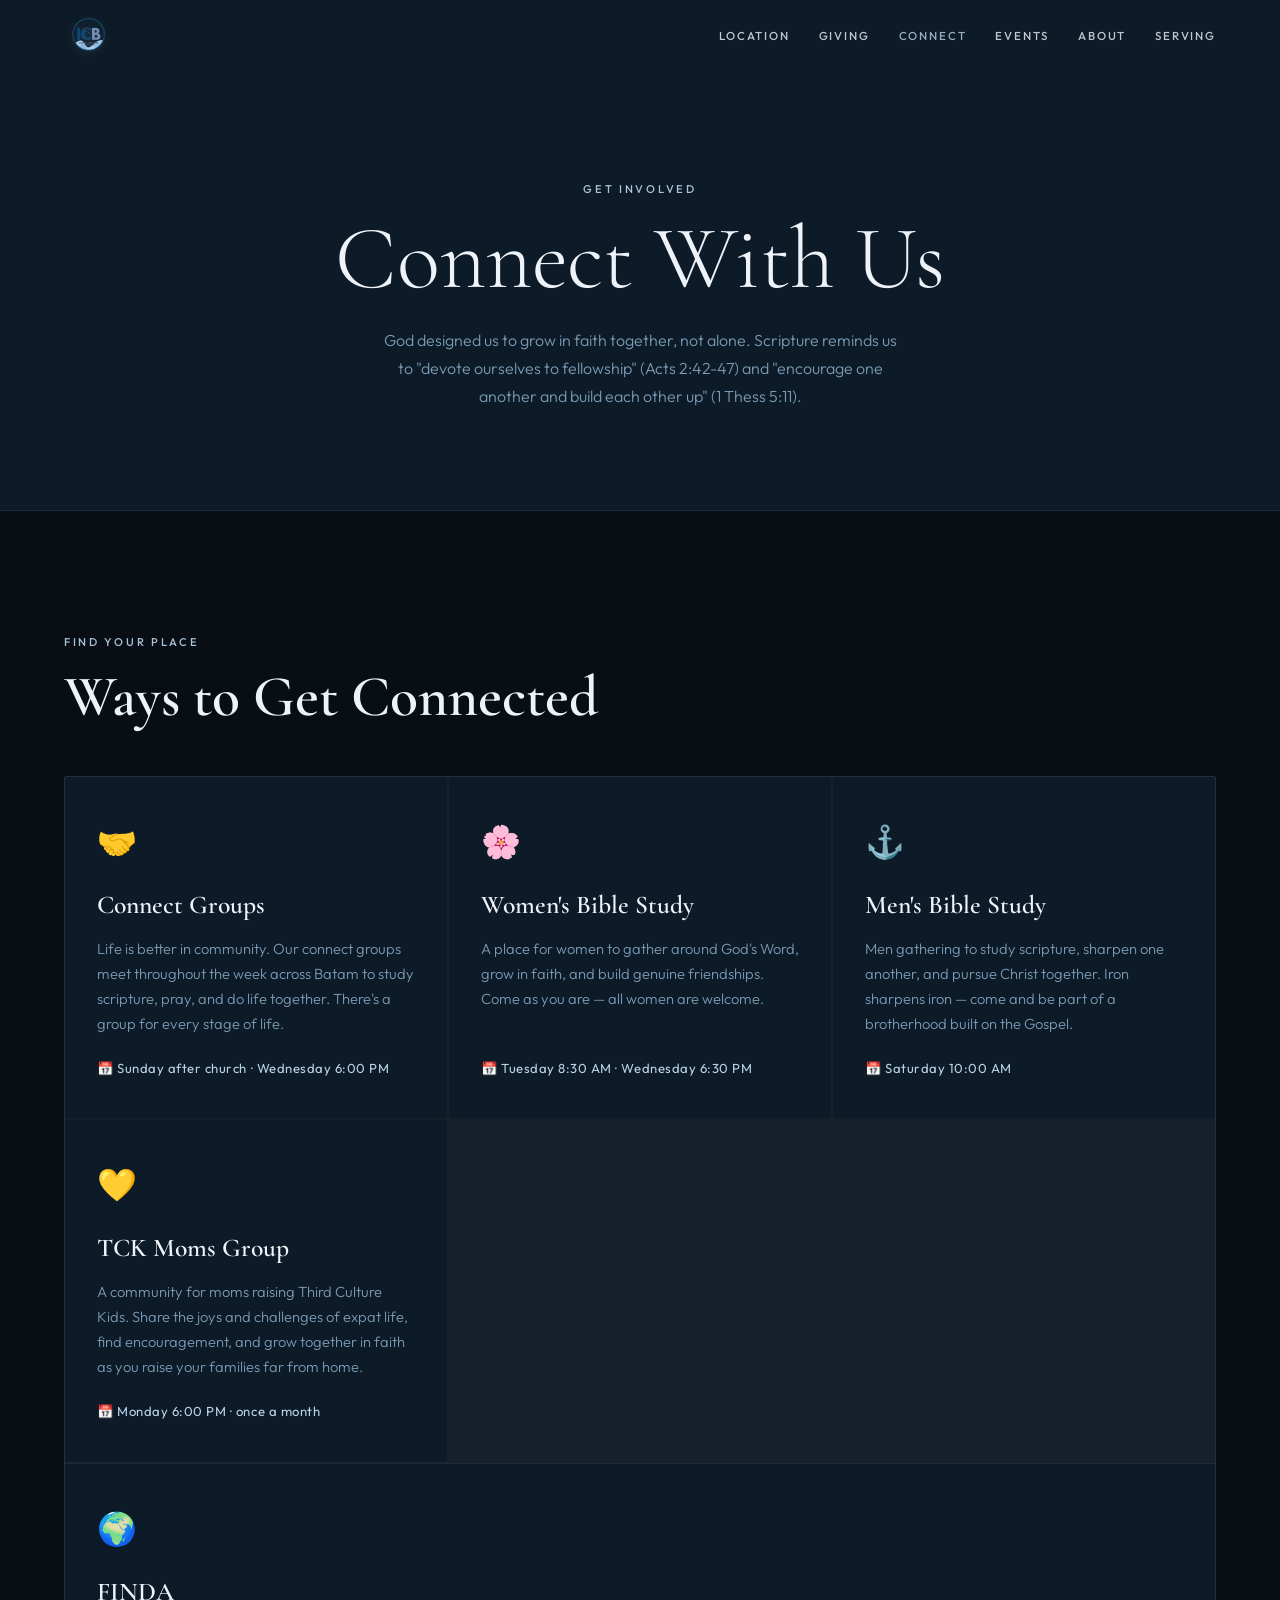
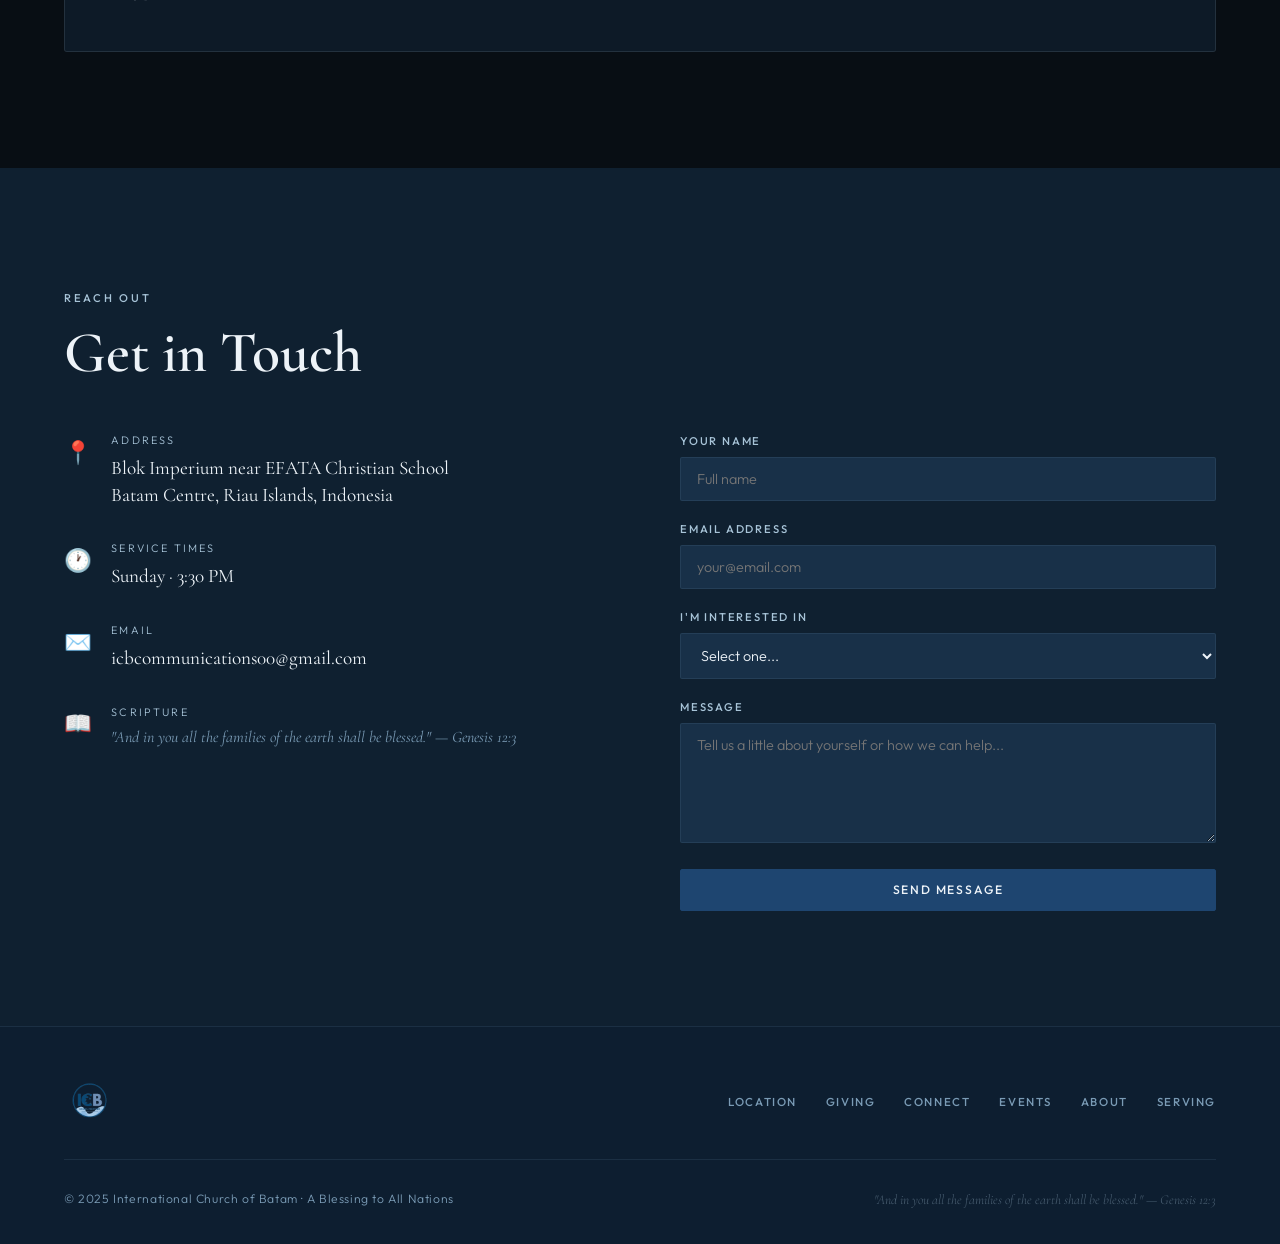
<file: connect.html>
<!DOCTYPE html>
<html lang="en">
<head>
<meta charset="UTF-8"/>
<meta name="viewport" content="width=device-width, initial-scale=1.0"/>
<title>Connect — ICB Batam</title>
<link rel="preconnect" href="https://fonts.googleapis.com"/>
<link rel="preconnect" href="https://fonts.gstatic.com" crossorigin/>
<link href="https://fonts.googleapis.com/css2?family=Cormorant+Garamond:ital,wght@0,300;0,400;0,600;0,700;1,300;1,400&family=Outfit:wght@300;400;500;600&display=swap" rel="stylesheet"/>
<link rel="stylesheet" href="style.css"/>
<style>
  /* ── Connect page specific styles ── */
  .connect-hero {
    padding: clamp(120px, 16vw, 180px) 0 clamp(60px, 8vw, 100px);
    background: var(--dark);
    text-align: center;
    border-bottom: 1px solid var(--border);
  }
  .connect-hero .section-label { display: block; margin-bottom: 1rem; }
  .connect-hero h1 {
    font-family: var(--font-d);
    font-size: clamp(3rem, 7vw, 6rem);
    font-weight: 300;
    color: var(--text);
    line-height: 1.0;
    margin-bottom: 1.4rem;
  }
  .connect-hero p {
    color: var(--muted);
    font-size: 1rem;
    max-width: 520px;
    margin: 0 auto;
    line-height: 1.75;
  }

  /* ── Connect cards ── */
  .connect-section {
    background: var(--black);
    padding: clamp(70px, 9vw, 120px) 0;
  }
  .connect-grid {
    display: grid;
    grid-template-columns: repeat(3, 1fr);
    gap: 1.5px;
    background: var(--border);
    border: 1px solid var(--border);
    border-radius: 3px;
    overflow: hidden;
    margin-top: 3rem;
  }
  /* 5th card spans full width on its own row */
  .connect-card:last-child {
    grid-column: 1 / -1;
    border-top: 1.5px solid var(--border);
  }
  .connect-card {
    background: var(--dark);
    padding: 2.4rem 2rem;
    display: flex;
    flex-direction: column;
    gap: 0.6rem;
    transition: background 0.3s;
  }
  .connect-card:hover { background: var(--mid); }
  .connect-card-icon {
    font-size: 2rem;
    margin-bottom: 0.4rem;
  }
  .connect-card-title {
    font-family: var(--font-d);
    font-size: 1.6rem;
    font-weight: 600;
    color: var(--text);
  }
  .connect-card-desc {
    color: var(--muted);
    font-size: 0.92rem;
    line-height: 1.7;
    flex: 1;
  }
  .connect-card-link {
    display: inline-block;
    margin-top: 1rem;
    font-size: 0.72rem;
    letter-spacing: 0.14em;
    text-transform: uppercase;
    color: var(--wave);
    font-weight: 500;
    text-decoration: none;
    transition: letter-spacing 0.2s;
  }
  .connect-card-link:hover { letter-spacing: 0.22em; }
  .connect-card-time {
    margin-top: 0.8rem;
    font-size: 0.82rem;
    color: var(--wave);
    letter-spacing: 0.04em;
    font-weight: 400;
  }

  /* ── Contact / Get in touch section ── */
  .contact-section {
    background: var(--dark2);
    padding: clamp(70px, 9vw, 120px) 0;
  }
  .contact-grid {
    display: grid;
    grid-template-columns: 1fr 1fr;
    gap: 5rem;
    align-items: start;
    margin-top: 3rem;
  }
  .contact-info-block {
    display: flex;
    flex-direction: column;
    gap: 2rem;
  }
  .contact-item {
    display: flex;
    gap: 1.2rem;
    align-items: flex-start;
  }
  .contact-item-icon {
    font-size: 1.4rem;
    margin-top: 0.1rem;
    flex-shrink: 0;
  }
  .contact-item-label {
    font-size: 0.68rem;
    letter-spacing: 0.2em;
    text-transform: uppercase;
    color: var(--steel-light);
    margin-bottom: 0.3rem;
  }
  .contact-item-value {
    font-family: var(--font-d);
    font-size: 1.2rem;
    font-weight: 400;
    color: var(--text);
    line-height: 1.4;
  }

  /* ── Simple contact form ── */
  .contact-form {
    display: flex;
    flex-direction: column;
    gap: 1.2rem;
  }
  .form-group {
    display: flex;
    flex-direction: column;
    gap: 0.4rem;
  }
  .form-group label {
    font-size: 0.7rem;
    letter-spacing: 0.16em;
    text-transform: uppercase;
    color: var(--steel-light);
    font-weight: 500;
  }
  .form-group input,
  .form-group textarea,
  .form-group select {
    background: var(--mid);
    border: 1px solid var(--border);
    border-radius: 2px;
    padding: 0.75rem 1rem;
    color: var(--text);
    font-family: var(--font-b);
    font-size: 0.9rem;
    font-weight: 300;
    outline: none;
    transition: border-color 0.2s;
    width: 100%;
  }
  .form-group input:focus,
  .form-group textarea:focus,
  .form-group select:focus {
    border-color: var(--steel);
  }
  .form-group select option { background: var(--mid); }
  .form-group textarea { resize: vertical; min-height: 120px; }
  .form-submit { margin-top: 0.4rem; }

  @media (max-width: 960px) {
    .connect-grid { grid-template-columns: 1fr; background: none; border: 1px solid var(--border); }
    .connect-card + .connect-card { border-top: 1px solid var(--border); }
    .contact-grid { grid-template-columns: 1fr; gap: 3rem; }
  }
</style>
</head>
<body>

<!-- NAV -->
<nav id="navbar" class="scrolled">
  <a href="index.html" class="nav-logo"><img src="icb-logo.png" alt="ICB"/></a>
  <ul class="nav-links">
    <li><a href="index.html#location">Location</a></li>
    <li><a href="index.html#give">Giving</a></li>
    <li><a href="connect.html" style="color:var(--wave)">Connect</a></li>
    <li><a href="index.html#events">Events</a></li>
    <li><a href="index.html#about">About</a></li>
    <li><a href="index.html#connect">Serving</a></li>
  </ul>
  <button class="hamburger" id="hamburger" aria-label="Menu">
    <span></span><span></span><span></span>
  </button>
</nav>
<div class="mobile-menu" id="mobileMenu">
  <a href="index.html#location" class="ml">Location</a>
  <a href="index.html#give" class="ml">Giving</a>
  <a href="connect.html" class="ml">Connect</a>
  <a href="index.html#events" class="ml">Events</a>
  <a href="index.html#about" class="ml">About</a>
  <a href="index.html#connect" class="ml">Serving</a>
</div>

<!-- PAGE HERO -->
<div class="connect-hero reveal">
  <div class="container">
    <span class="section-label">Get Involved</span>
    <h1>Connect With Us</h1>
    <p>God designed us to grow in faith together, not alone. Scripture reminds us to "devote ourselves to fellowship" (Acts 2:42-47) and "encourage one another and build each other up" (1 Thess 5:11).</p>
  </div>
</div>

<!-- WAYS TO CONNECT -->
<section class="connect-section">
  <div class="container">
    <p class="section-label">Find Your Place</p>
    <h2 class="section-title">Ways to Get Connected</h2>
    <div class="connect-grid">

      <div class="connect-card reveal-card">
        <div class="connect-card-icon">🤝</div>
        <h3 class="connect-card-title">Connect Groups</h3>
        <p class="connect-card-desc">Life is better in community. Our connect groups meet throughout the week across Batam to study scripture, pray, and do life together. There's a group for every stage of life.</p>
        <p class="connect-card-time">📅 Sunday after church · Wednesday 6:00 PM</p>
      </div>

      <div class="connect-card reveal-card">
        <div class="connect-card-icon">🌸</div>
        <h3 class="connect-card-title">Women's Bible Study</h3>
        <p class="connect-card-desc">A place for women to gather around God's Word, grow in faith, and build genuine friendships. Come as you are — all women are welcome.</p>
        <p class="connect-card-time">📅 Tuesday 8:30 AM · Wednesday 6:30 PM</p>
      </div>

      <div class="connect-card reveal-card">
        <div class="connect-card-icon">⚓</div>
        <h3 class="connect-card-title">Men's Bible Study</h3>
        <p class="connect-card-desc">Men gathering to study scripture, sharpen one another, and pursue Christ together. Iron sharpens iron — come and be part of a brotherhood built on the Gospel.</p>
        <p class="connect-card-time">📅 Saturday 10:00 AM</p>
      </div>

      <div class="connect-card reveal-card">
        <div class="connect-card-icon">💛</div>
        <h3 class="connect-card-title">TCK Moms Group</h3>
        <p class="connect-card-desc">A community for moms raising Third Culture Kids. Share the joys and challenges of expat life, find encouragement, and grow together in faith as you raise your families far from home.</p>
        <p class="connect-card-time">📅 Monday 6:00 PM · once a month</p>
      </div>

      <div class="connect-card reveal-card">
        <div class="connect-card-icon">🌍</div>
        <h3 class="connect-card-title">FINDA</h3>
      </div>

    </div>
  </div>
</section>

<!-- CONTACT SECTION -->
<section class="contact-section" id="contact-form">
  <div class="container">
    <p class="section-label">Reach Out</p>
    <h2 class="section-title">Get in Touch</h2>
    <div class="contact-grid">

      <!-- Info -->
      <div class="contact-info-block reveal-card">
        <div class="contact-item">
          <span class="contact-item-icon">📍</span>
          <div>
            <p class="contact-item-label">Address</p>
            <p class="contact-item-value">Blok Imperium near EFATA Christian School<br/>Batam Centre, Riau Islands, Indonesia</p>
          </div>
        </div>
        <div class="contact-item">
          <span class="contact-item-icon">🕐</span>
          <div>
            <p class="contact-item-label">Service Times</p>
            <p class="contact-item-value">Sunday · 3:30 PM</p>
          </div>
        </div>
        <div class="contact-item">
          <span class="contact-item-icon">✉️</span>
          <div>
            <p class="contact-item-label">Email</p>
            <p class="contact-item-value">icbcommunications00@gmail.com</p>
          </div>
        </div>
        <div class="contact-item">
          <span class="contact-item-icon">📖</span>
          <div>
            <p class="contact-item-label">Scripture</p>
            <p class="contact-item-value" style="font-style:italic;font-size:1rem;color:var(--muted)">"And in you all the families of the earth shall be blessed." — Genesis 12:3</p>
          </div>
        </div>
      </div>

      <!-- Form -->
      <div class="reveal-card">
        <form class="contact-form" onsubmit="handleSubmit(event)">
          <div class="form-group">
            <label for="name">Your Name</label>
            <input type="text" id="name" placeholder="Full name" required/>
          </div>
          <div class="form-group">
            <label for="email">Email Address</label>
            <input type="email" id="email" placeholder="your@email.com" required/>
          </div>
          <div class="form-group">
            <label for="interest">I'm interested in</label>
            <select id="interest">
              <option value="">Select one...</option>
              <option>Connect Groups</option>
              <option>Women's Bible Study</option>
              <option>Men's Bible Study</option>
              <option>TCK Moms Group</option>
              <option>FINDA</option>
              <option>Something else</option>
            </select>
          </div>
          <div class="form-group">
            <label for="message">Message</label>
            <textarea id="message" placeholder="Tell us a little about yourself or how we can help..."></textarea>
          </div>
          <div class="form-submit">
            <button type="submit" class="btn btn-primary" style="width:100%;text-align:center;">Send Message</button>
          </div>
          <p id="form-confirm" style="display:none;color:var(--wave);font-size:.9rem;margin-top:.5rem;text-align:center;">
            Thanks! We'll be in touch soon. 🙏
          </p>
        </form>
      </div>

    </div>
  </div>
</section>

<!-- FOOTER -->
<footer>
  <div class="container">
    <div class="footer-top">
      <a href="index.html" class="footer-logo"><img src="icb-logo.png" alt="ICB"/></a>
      <nav class="footer-nav">
        <a href="index.html#location">Location</a>
        <a href="index.html#give">Giving</a>
        <a href="connect.html">Connect</a>
        <a href="index.html#events">Events</a>
        <a href="index.html#about">About</a>
        <a href="index.html#connect">Serving</a>
      </nav>
    </div>
    <div class="footer-bottom">
      <p class="footer-copy">© 2025 International Church of Batam · A Blessing to All Nations</p>
      <p class="footer-verse">"And in you all the families of the earth shall be blessed." — Genesis 12:3</p>
    </div>
  </div>
</footer>

<script>
// Nav scroll
const navbar = document.getElementById('navbar');
window.addEventListener('scroll', () => {
  navbar.classList.toggle('scrolled', window.scrollY > 20);
}, { passive: true });
navbar.classList.add('scrolled');

// Hamburger
const hb = document.getElementById('hamburger');
const mm = document.getElementById('mobileMenu');
hb.addEventListener('click', () => {
  hb.classList.toggle('open');
  mm.classList.toggle('open');
  document.body.style.overflow = mm.classList.contains('open') ? 'hidden' : '';
});
document.querySelectorAll('.ml').forEach(l => l.addEventListener('click', () => {
  hb.classList.remove('open'); mm.classList.remove('open');
  document.body.style.overflow = '';
}));

// Scroll reveal
const obs = new IntersectionObserver(entries => {
  entries.forEach(e => {
    if (e.isIntersecting) { e.target.classList.add('visible'); obs.unobserve(e.target); }
  });
}, { threshold: 0.08, rootMargin: '0px 0px -30px 0px' });
document.querySelectorAll('.reveal, .reveal-card').forEach(el => obs.observe(el));

// Smooth scroll for anchor links on this page
document.querySelectorAll('a[href^="#"]').forEach(a => {
  a.addEventListener('click', e => {
    const t = document.querySelector(a.getAttribute('href'));
    if (t) { e.preventDefault(); window.scrollTo({ top: t.getBoundingClientRect().top + window.scrollY - 70, behavior: 'smooth' }); }
  });
});

// Form submit
function handleSubmit(e) {
  e.preventDefault();
  document.getElementById('form-confirm').style.display = 'block';
  e.target.reset();
}
</script>
</body>
</html>
</file>
<file: style.css>
/* ================================================================
   ICB — International Church of Batam
   style.css
================================================================ */

*, *::before, *::after { box-sizing: border-box; margin: 0; padding: 0; }

:root {
  --navy:        #1a3a5c;
  --navy-dark:   #0d1e30;
  --navy-mid:    #1e4570;
  --steel:       #6b8fae;
  --steel-light: #a8c4d8;
  --wave:        #b8d4e8;
  --black:       #080e14;
  --dark:        #0d1a27;
  --dark2:       #0f2030;
  --mid:         #183048;
  --border:      rgba(107,143,174,0.15);
  --text:        #EDF3F8;
  --muted:       #7a9bb5;
  --font-d: 'Cormorant Garamond', serif;
  --font-b: 'Outfit', sans-serif;
}

html { scroll-behavior: smooth; }
body {
  background: var(--black);
  color: var(--text);
  font-family: var(--font-b);
  font-weight: 300;
  line-height: 1.65;
  overflow-x: hidden;
}
img { display: block; max-width: 100%; }
a   { text-decoration: none; }

.container   { width: 90%; max-width: 1160px; margin: 0 auto; }
.text-center { text-align: center; }
.section     { padding: clamp(70px, 9vw, 130px) 0; }
.section-dark { background: var(--dark2); }

/* ── Labels & headings ── */
.section-label {
  display: inline-block;
  font-size: 0.7rem; font-weight: 500;
  letter-spacing: 0.24em; text-transform: uppercase;
  color: var(--steel-light); margin-bottom: 0.9rem;
}
.section-title {
  font-family: var(--font-d);
  font-size: clamp(2rem, 4.5vw, 3.8rem);
  font-weight: 600; line-height: 1.08;
  color: var(--text); margin-bottom: 2.2rem;
}

/* ── Buttons ── */
.btn {
  display: inline-block;
  padding: .8rem 2rem;
  font-family: var(--font-b); font-size: .76rem;
  font-weight: 500; letter-spacing: .15em; text-transform: uppercase;
  border-radius: 2px; cursor: pointer;
  transition: all .25s ease; border: 1px solid transparent;
}
.btn-primary  { background: var(--navy-mid); color: var(--text); border-color: var(--navy-mid); }
.btn-primary:hover  { background: var(--steel); border-color: var(--steel); transform: translateY(-2px); }
.btn-ghost    { background: transparent; color: var(--text); border-color: rgba(237,243,248,.35); }
.btn-ghost:hover    { border-color: var(--wave); color: var(--wave); transform: translateY(-2px); }
.btn-outline  { background: transparent; color: var(--steel-light); border-color: var(--steel-light); margin-top: 1.4rem; }
.btn-outline:hover  { background: var(--navy-mid); border-color: var(--navy-mid); color: var(--text); transform: translateY(-2px); }
.btn-navy     { background: transparent; color: var(--steel-light); border: 1px solid var(--steel-light); padding: 1rem 3rem; font-size: .82rem; letter-spacing: .18em; }
.btn-navy:hover     { background: var(--navy-mid); color: var(--text); transform: translateY(-2px); }

/* ══════════════════════════════════════════════════
   NAVIGATION
══════════════════════════════════════════════════ */
#navbar {
  position: fixed; top: 0; left: 0; right: 0; z-index: 200;
  padding: 0 5vw; height: 70px;
  display: flex; align-items: center; justify-content: space-between;
  transition: background .45s, border-color .45s;
  border-bottom: 1px solid transparent;
}
#navbar.scrolled {
  background: rgba(13,30,48,0.96);
  backdrop-filter: blur(18px); -webkit-backdrop-filter: blur(18px);
  border-bottom-color: rgba(107,143,174,0.2);
}
.nav-logo { display: flex; align-items: center; height: 50px; }
.nav-logo img { height: 50px; width: auto; object-fit: contain; filter: drop-shadow(0 0 6px rgba(168,196,216,0.15)); }
.nav-links { display: flex; gap: 1.8rem; list-style: none; }
.nav-links a { color: var(--text); font-size: .72rem; letter-spacing: .16em; text-transform: uppercase; font-weight: 500; opacity: .8; transition: opacity .2s, color .2s; }
.nav-links a:hover { opacity: 1; color: var(--wave); }

.hamburger { display: none; flex-direction: column; gap: 5px; cursor: pointer; background: none; border: none; padding: 4px; }
.hamburger span { display: block; width: 24px; height: 1.5px; background: var(--text); transition: all .3s; }
.hamburger.open span:nth-child(1) { transform: translateY(6.5px) rotate(45deg); }
.hamburger.open span:nth-child(2) { opacity: 0; width: 0; }
.hamburger.open span:nth-child(3) { transform: translateY(-6.5px) rotate(-45deg); }

.mobile-menu {
  display: none; position: fixed; top: 70px; left: 0; right: 0;
  background: rgba(10,22,36,0.98); backdrop-filter: blur(20px);
  padding: 1.5rem 5vw 2.5rem; z-index: 199;
  border-bottom: 1px solid var(--border);
}
.mobile-menu.open { display: block; }
.mobile-menu a {
  display: block; color: var(--text);
  font-size: .95rem; letter-spacing: .12em; text-transform: uppercase;
  padding: .9rem 0; border-bottom: 1px solid var(--border); transition: color .2s;
}
.mobile-menu a:hover { color: var(--wave); }

/* ══════════════════════════════════════════════════
   HERO
══════════════════════════════════════════════════ */
#hero {
  position: relative; height: 100vh; min-height: 580px;
  display: flex; align-items: center; justify-content: center;
  overflow: hidden; text-align: center;
}
.hero-video-wrap { position: absolute; inset: 0; z-index: 0; }
.hero-video-wrap video { width: 100%; height: 100%; object-fit: cover; object-position: center; display: block; }
.hero-overlay {
  position: absolute; inset: 0; z-index: 1;
  background:
    radial-gradient(ellipse 80% 50% at 50% 60%, rgba(26,58,92,.12) 0%, transparent 65%),
    linear-gradient(to bottom, rgba(8,14,20,.25) 0%, rgba(8,14,20,.5) 55%, rgba(8,14,20,.82) 100%);
}
.hero-content {
  position: relative; z-index: 2; padding: 0 1.5rem;
  opacity: 0; transform: translateY(30px);
  animation: heroUp 1.2s ease 0.5s forwards;
}
@keyframes heroUp { to { opacity: 1; transform: translateY(0); } }
.hero-eyebrow { font-size: .72rem; font-weight: 500; letter-spacing: .3em; text-transform: uppercase; color: var(--wave); margin-bottom: 1.1rem; opacity: .9; }
.hero-title { font-family: var(--font-d); font-size: clamp(3rem, 8.5vw, 7.5rem); font-weight: 300; line-height: .98; color: var(--text); margin-bottom: 2.5rem; }
.hero-buttons { display: flex; gap: 1rem; justify-content: center; flex-wrap: wrap; }

.scroll-indicator { position: absolute; bottom: 2.2rem; left: 50%; transform: translateX(-50%); z-index: 2; opacity: 0; animation: fadeIn 1s ease 1.8s forwards; }
.scroll-line { width: 1px; height: 50px; background: linear-gradient(to bottom, var(--wave), transparent); margin: 0 auto; animation: sPulse 2.2s ease-in-out infinite 2.2s; }
@keyframes sPulse { 0%,100%{opacity:.3;transform:scaleY(1)}50%{opacity:1;transform:scaleY(1.1)} }
@keyframes fadeIn { to { opacity: 1; } }

/* ══════════════════════════════════════════════════
   ABOUT — WHO WE ARE
══════════════════════════════════════════════════ */
#about { background: var(--dark); }

.about-split {
  max-width: 680px;
}

.about-desc { color: var(--muted); font-size: .95rem; line-height: 1.8; margin-bottom: 1.1rem; }
.about-text .section-title { margin-bottom: 1.4rem; }

/* ══════════════════════════════════════════════════
   CONNECT CARDS
══════════════════════════════════════════════════ */
#connect { background: var(--dark2); }
.cards-grid {
  display: grid; grid-template-columns: repeat(3, 1fr);
  gap: 1.5px; background: var(--border);
  border: 1px solid var(--border); border-radius: 3px; overflow: hidden; margin-top: 2rem;
}
.card { background: var(--dark); overflow: hidden; cursor: pointer; transition: transform .3s; }
.card:hover { transform: translateY(-4px); }
.card-body { padding: 2rem 1.6rem; }
.card-title { font-family: var(--font-d); font-size: 1.4rem; font-weight: 600; margin-bottom: .5rem; color: var(--text); }
.card-desc { font-size: .85rem; color: var(--muted); line-height: 1.65; margin-bottom: 1rem; }
.card-link { font-size: .7rem; letter-spacing: .14em; text-transform: uppercase; color: var(--wave); font-weight: 500; transition: letter-spacing .2s; }
.card-link:hover { letter-spacing: .22em; }

/* ══════════════════════════════════════════════════
   LOCATION
══════════════════════════════════════════════════ */
#location { background: var(--dark); }
.location-grid { display: flex; justify-content: center; margin-top: 2.5rem; }
.location-info { background: var(--mid); border: 1px solid var(--border); border-radius: 3px; padding: 2.2rem; text-align: center; max-width: 420px; width: 100%; }
.location-icon { font-size: 1.8rem; margin-bottom: .9rem; }
.location-heading { font-family: var(--font-d); font-size: 1.7rem; font-weight: 600; margin-bottom: .35rem; }
.location-detail { color: var(--muted); font-size: .88rem; margin-bottom: 1.2rem; }
.divider { width: 36px; height: 1px; background: var(--steel); margin: 1.2rem auto; opacity: .4; }
.location-label-sm { font-size: .65rem; letter-spacing: .2em; text-transform: uppercase; color: var(--steel-light); margin-bottom: .4rem; }
.location-times { font-family: var(--font-d); font-size: 1.45rem; font-weight: 300; margin-bottom: .4rem; }

/* ══════════════════════════════════════════════════
   RESOURCES
══════════════════════════════════════════════════ */
#resources { background: var(--dark2); }
.resources-layout { max-width: 680px; }
.resources-left p { color: var(--muted); font-size: .97rem; line-height: 1.8; margin-bottom: 1.8rem; }
.resources-list { list-style: none; display: flex; flex-direction: column; gap: 0; }
.resources-list li { border-top: 1px solid var(--border); }
.resources-list li:last-child { border-bottom: 1px solid var(--border); }
.res-item { display: flex; align-items: center; justify-content: space-between; padding: 1.2rem 0; gap: 1rem; cursor: pointer; transition: color .2s; }
.res-item:hover .res-item-title { color: var(--wave); }
.res-item:hover .res-arrow { transform: translateX(4px); color: var(--wave); }
.res-item-left { display: flex; align-items: center; gap: 1rem; }
.res-item-icon { font-size: 1.2rem; width: 32px; text-align: center; flex-shrink: 0; }
.res-item-title { font-family: var(--font-d); font-size: 1.25rem; font-weight: 600; color: var(--text); transition: color .2s; }
.res-item-desc { font-size: .82rem; color: var(--muted); margin-top: .1rem; line-height: 1.5; }
.res-arrow { color: var(--muted); font-size: .9rem; transition: transform .2s, color .2s; flex-shrink: 0; }

/* ══════════════════════════════════════════════════
   GIVE
══════════════════════════════════════════════════ */
#give { position: relative; overflow: hidden; background: var(--navy-dark); }
.give-bg { position: absolute; inset: 0; background: radial-gradient(ellipse 70% 90% at 50% 50%, rgba(26,58,92,.5) 0%, transparent 70%); opacity: .6; }
#give .container { position: relative; z-index: 1; }
.give-desc { color: var(--muted); font-size: .97rem; max-width: 540px; margin: 0 auto 2.2rem; line-height: 1.75; }

/* ══════════════════════════════════════════════════
   FOOTER
══════════════════════════════════════════════════ */
footer { background: var(--navy-dark); border-top: 1px solid var(--border); padding: 3rem 0 2rem; }
.footer-top { display: flex; align-items: center; justify-content: space-between; flex-wrap: wrap; gap: 1.5rem; padding-bottom: 2rem; border-bottom: 1px solid var(--border); margin-bottom: 1.8rem; }
.footer-logo img { height: 52px; width: auto; object-fit: contain; }
.footer-nav { display: flex; gap: 1.8rem; flex-wrap: wrap; }
.footer-nav a { color: var(--muted); font-size: .72rem; letter-spacing: .14em; text-transform: uppercase; font-weight: 500; transition: color .2s; }
.footer-nav a:hover { color: var(--wave); }
.footer-bottom { display: flex; justify-content: space-between; flex-wrap: wrap; gap: .6rem; }
.footer-copy { color: var(--muted); font-size: .76rem; letter-spacing: .05em; }
.footer-verse { color: rgba(168,196,216,.4); font-family: var(--font-d); font-size: .85rem; font-style: italic; }

/* ══════════════════════════════════════════════════
   SCROLL REVEAL — blur + fade + slide up
   Elements start: invisible, shifted down, blurred.
   On enter: fade in, rise up, sharpen. Once only.
══════════════════════════════════════════════════ */

/* Base state — hidden */
.reveal,
.reveal-card {
  opacity: 0;
  transform: translateY(40px);
  filter: blur(6px);
  will-change: opacity, transform, filter;
}

/* Visible state — triggered by IntersectionObserver */
.reveal.visible,
.reveal-card.visible {
  opacity: 1;
  transform: translateY(0);
  filter: blur(0px);
}

/* Section-level reveals — slightly slower, more dramatic */
.reveal {
  transition:
    opacity 0.75s cubic-bezier(0.22, 1, 0.36, 1),
    transform 0.75s cubic-bezier(0.22, 1, 0.36, 1),
    filter 0.75s ease;
}

/* Card / child reveals — a touch quicker */
.reveal-card {
  transition:
    opacity 0.60s cubic-bezier(0.22, 1, 0.36, 1),
    transform 0.60s cubic-bezier(0.22, 1, 0.36, 1),
    filter 0.60s ease;
}

/* Stagger siblings so they cascade in */
.reveal-card:nth-child(1) { transition-delay: 0.00s; }
.reveal-card:nth-child(2) { transition-delay: 0.10s; }
.reveal-card:nth-child(3) { transition-delay: 0.20s; }
.reveal-card:nth-child(4) { transition-delay: 0.10s; }
.reveal-card:nth-child(5) { transition-delay: 0.20s; }
.reveal-card:nth-child(6) { transition-delay: 0.30s; }

/* Reduce motion for accessibility */
@media (prefers-reduced-motion: reduce) {
  .reveal, .reveal-card {
    transition: opacity 0.3s ease !important;
    transform: none !important;
    filter: none !important;
  }
}

/* ══════════════════════════════════════════════════
   RESPONSIVE
══════════════════════════════════════════════════ */
@media (max-width: 960px) {
  .nav-links { display: none; }
  .hamburger { display: flex; }
  .resources-layout { grid-template-columns: 1fr; gap: 2.5rem; }
  .cards-grid { grid-template-columns: 1fr; background: none; border: 1px solid var(--border); }
  .card + .card { border-top: 1px solid var(--border); }
  .location-grid { grid-template-columns: 1fr; }
  .footer-top { flex-direction: column; align-items: flex-start; }
  .footer-bottom { flex-direction: column; }
}

@media (max-width: 600px) {
  .hero-buttons { flex-direction: column; align-items: center; }
  .btn { width: 100%; max-width: 270px; text-align: center; }
}

/* ══════════════════════════════════════════════════
   3D BIBLE SCROLL SECTION
   bible-track is tall so the user scrolls through
   the animation. bible-sticky stays fixed while the
   track scrolls past it.
══════════════════════════════════════════════════ */
#bible-track {
  position: relative;
  height: 160vh;
  background: var(--dark);
}

#bible-sticky {
  position: sticky;
  top: 0;
  width: 100%;
  height: 100vh;
  overflow: hidden;
  background: radial-gradient(ellipse 70% 60% at 50% 50%,
    rgba(26,58,92,0.45) 0%,
    rgba(8,14,20,0.0) 70%);
}

#bible-canvas {
  display: block;
  width: 100%;
  height: 100%;
}

@media (max-width: 600px) {
  #bible-track { height: 200vh; }
}
</file>
